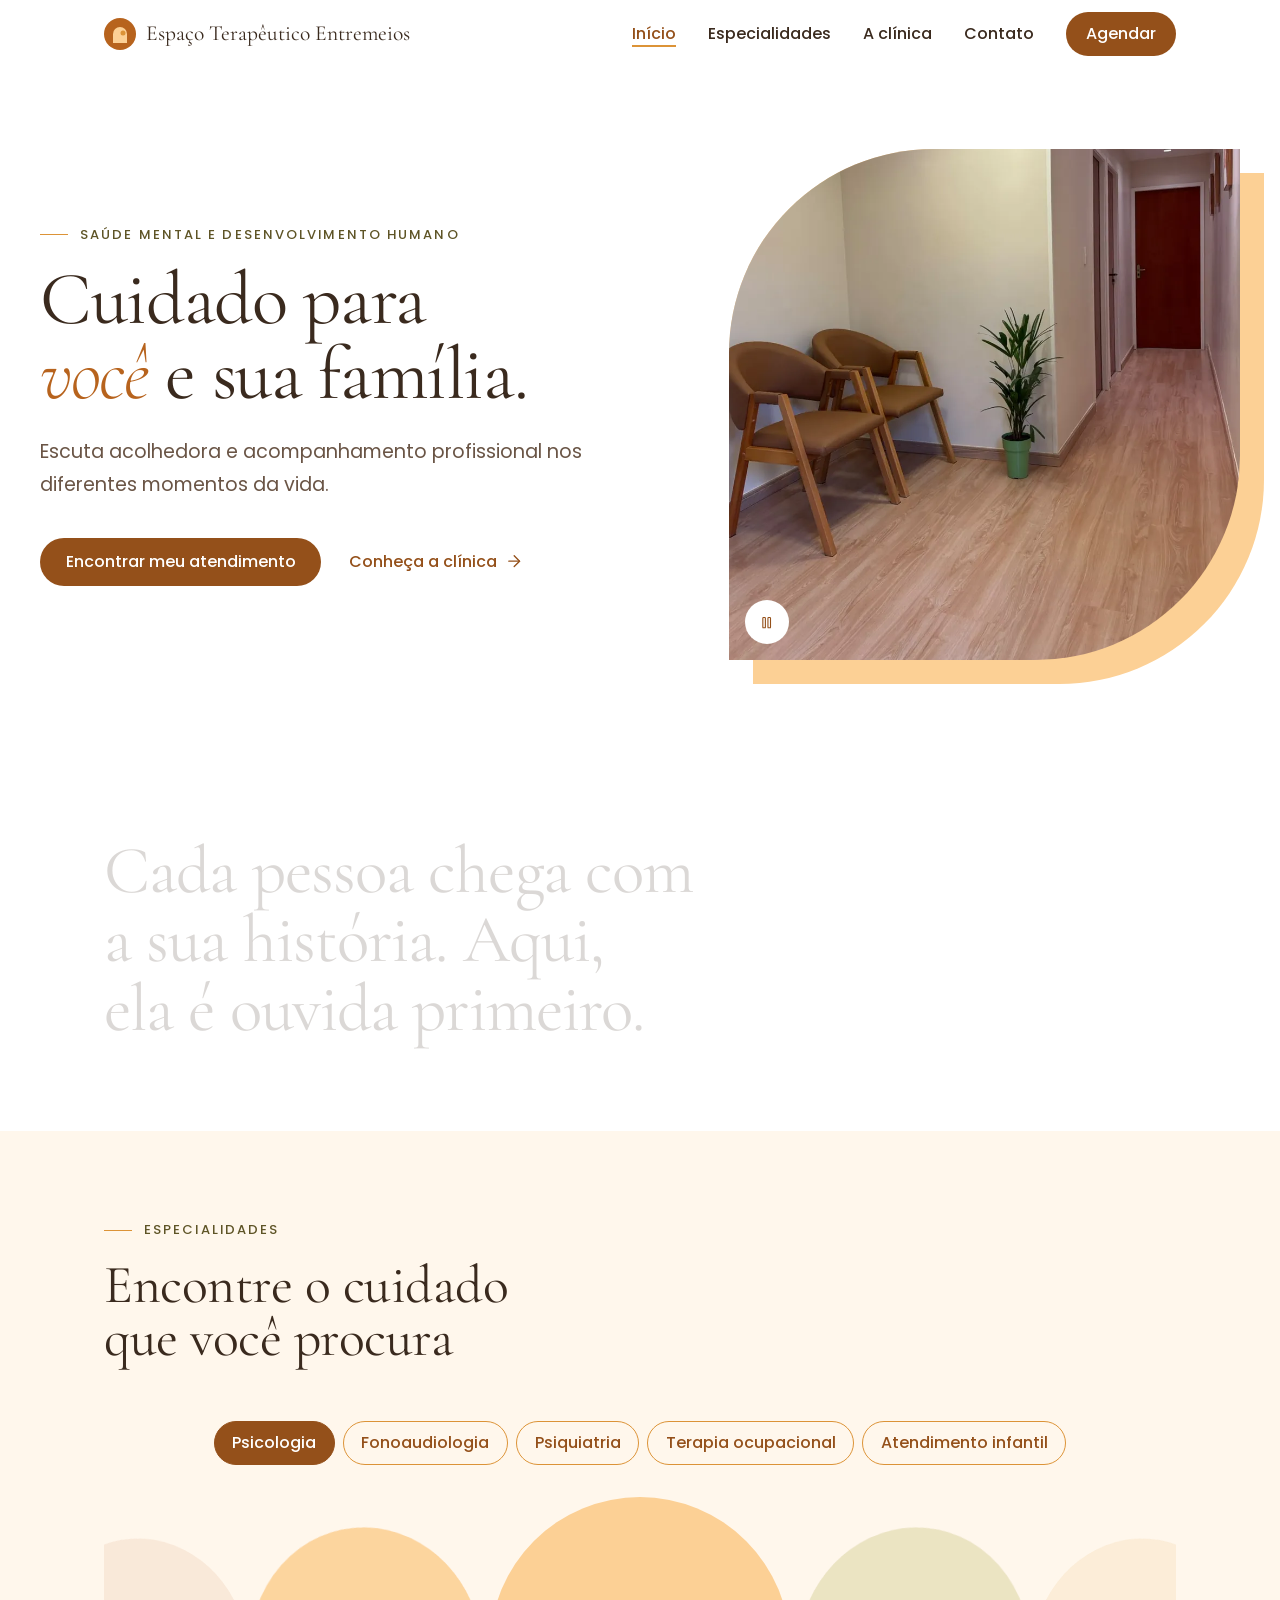
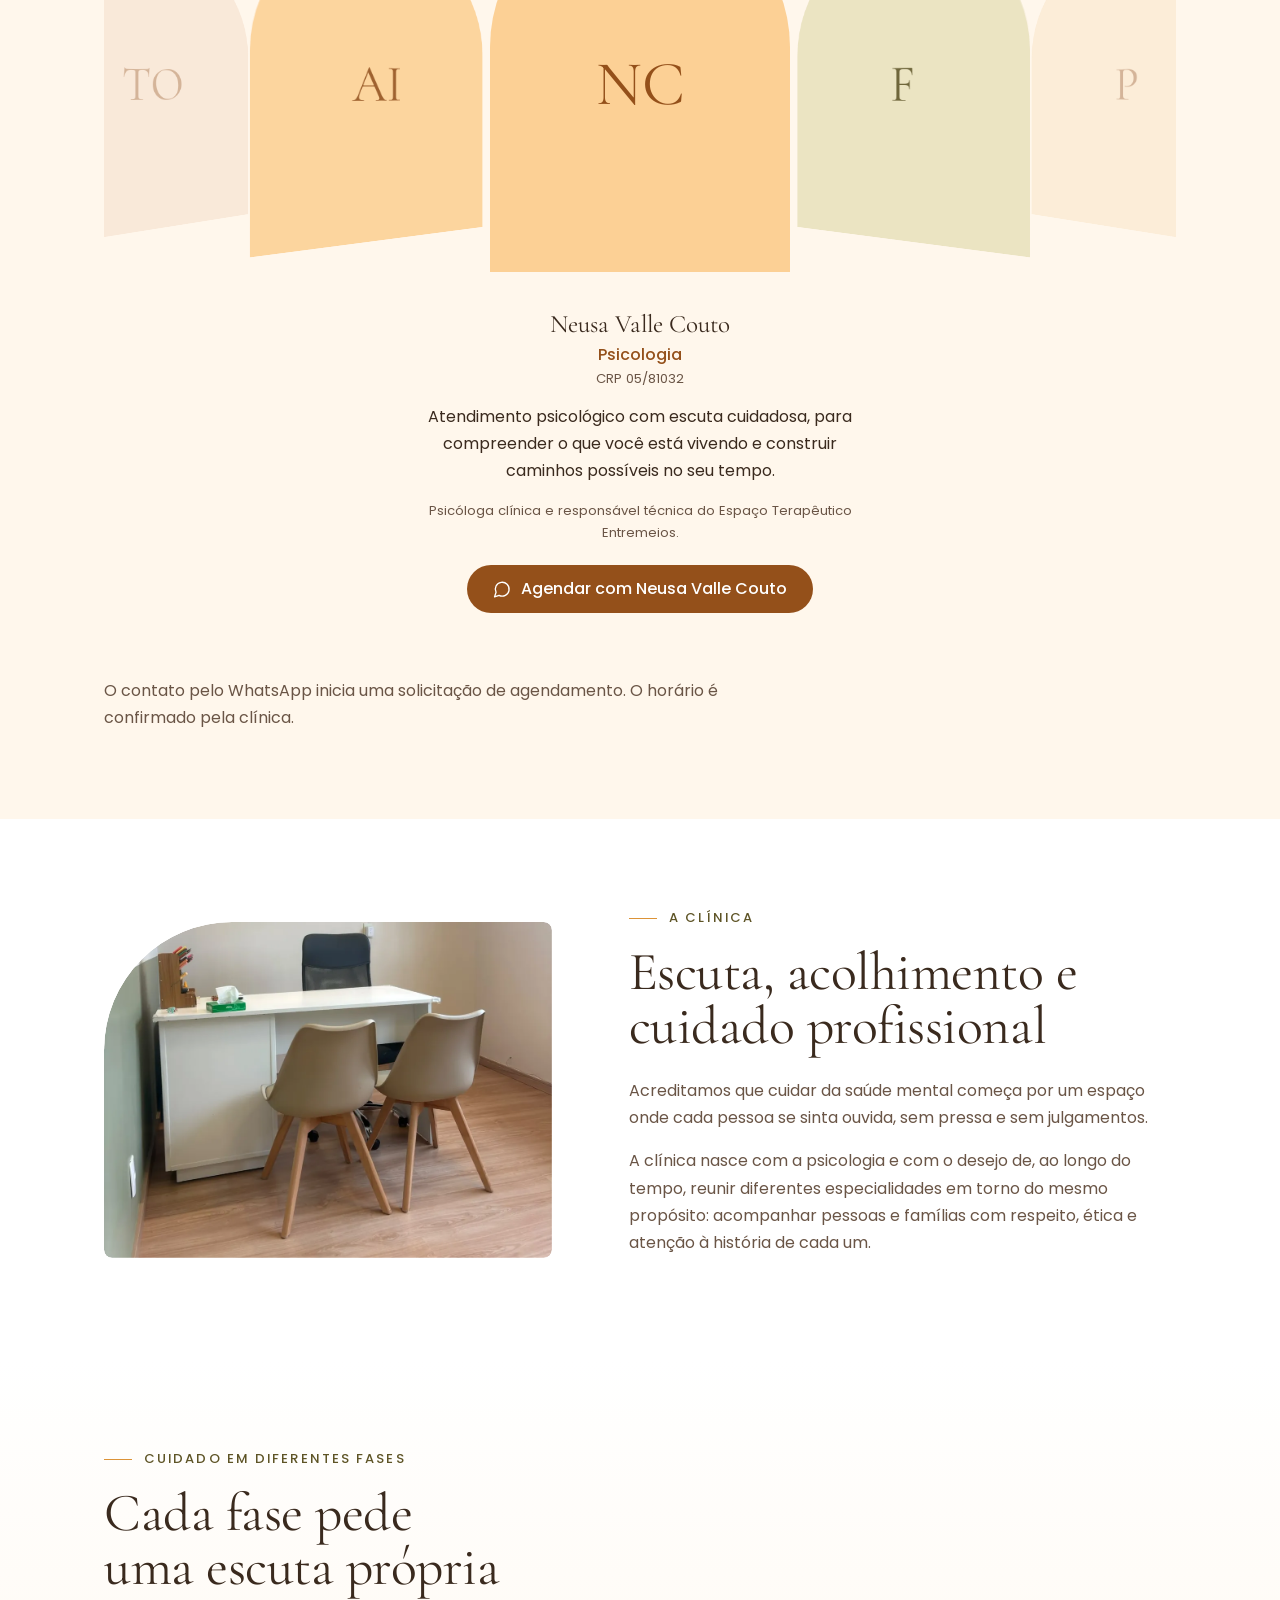
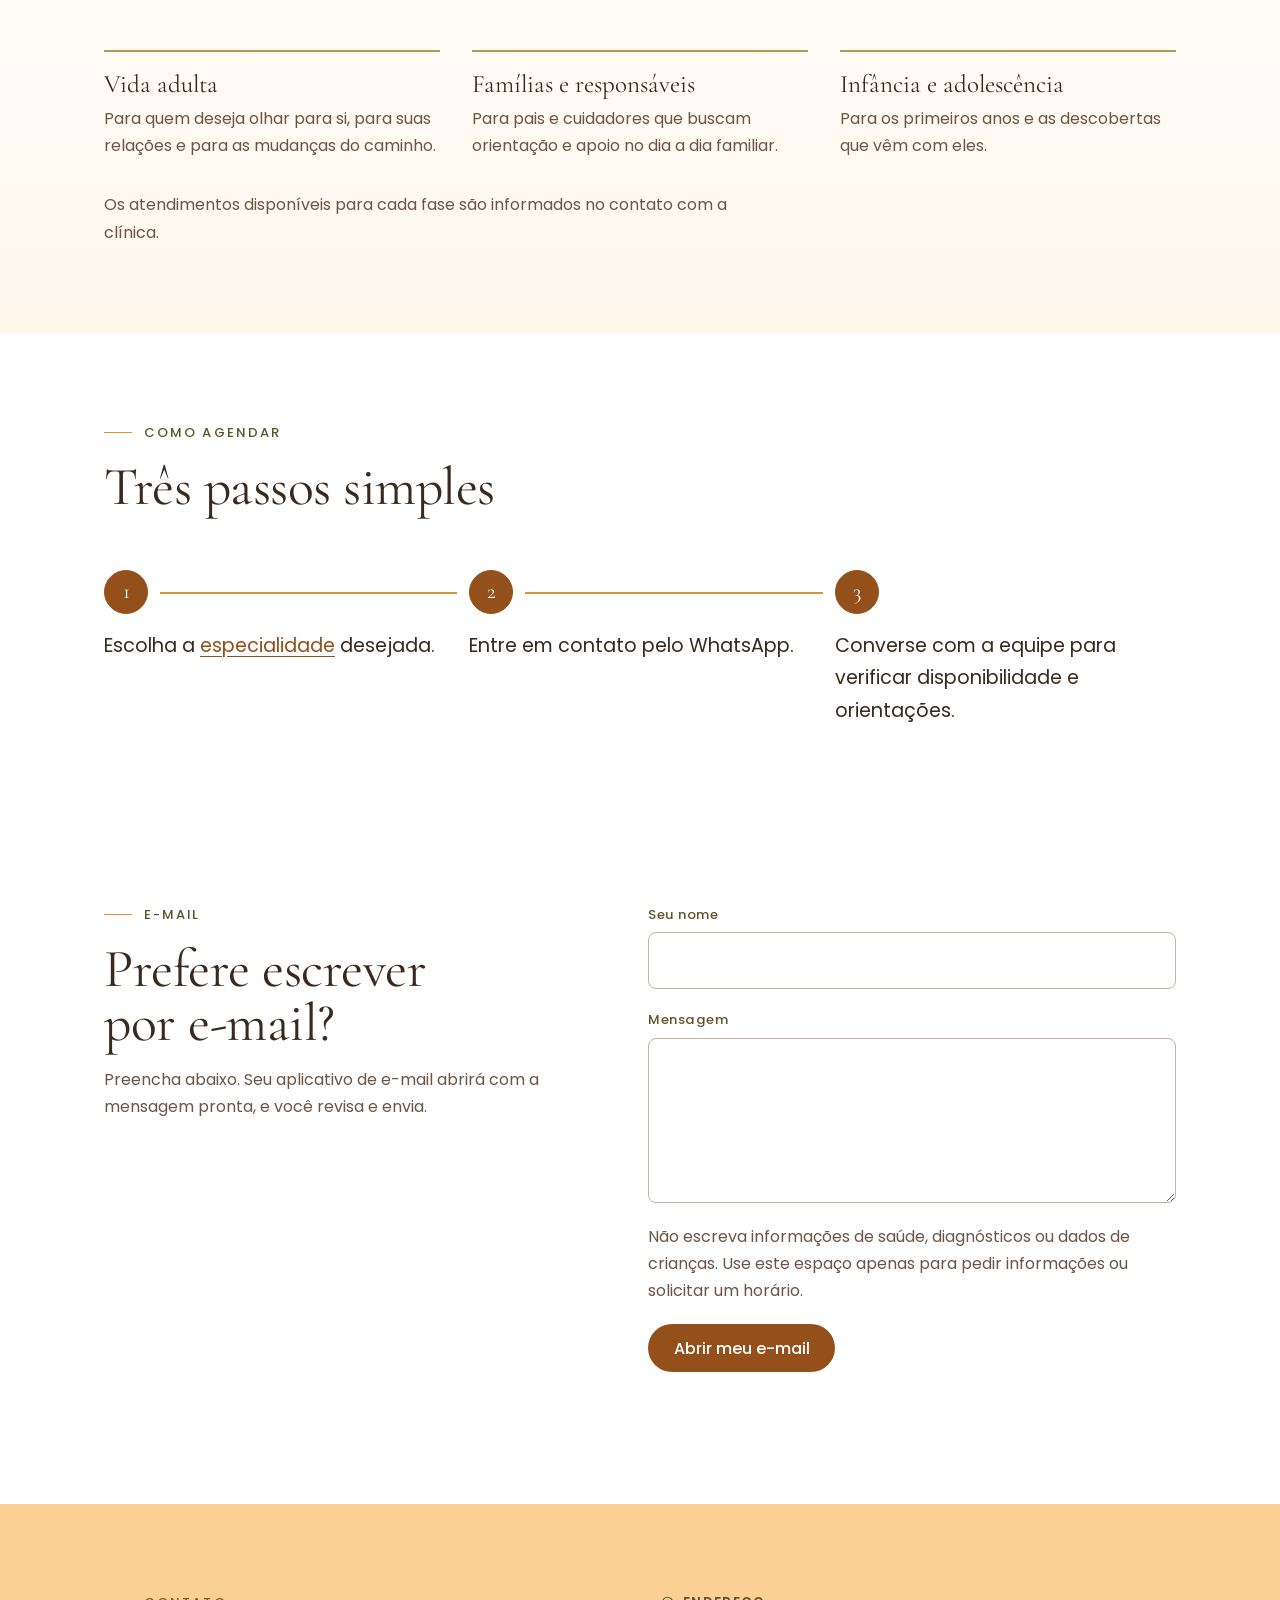
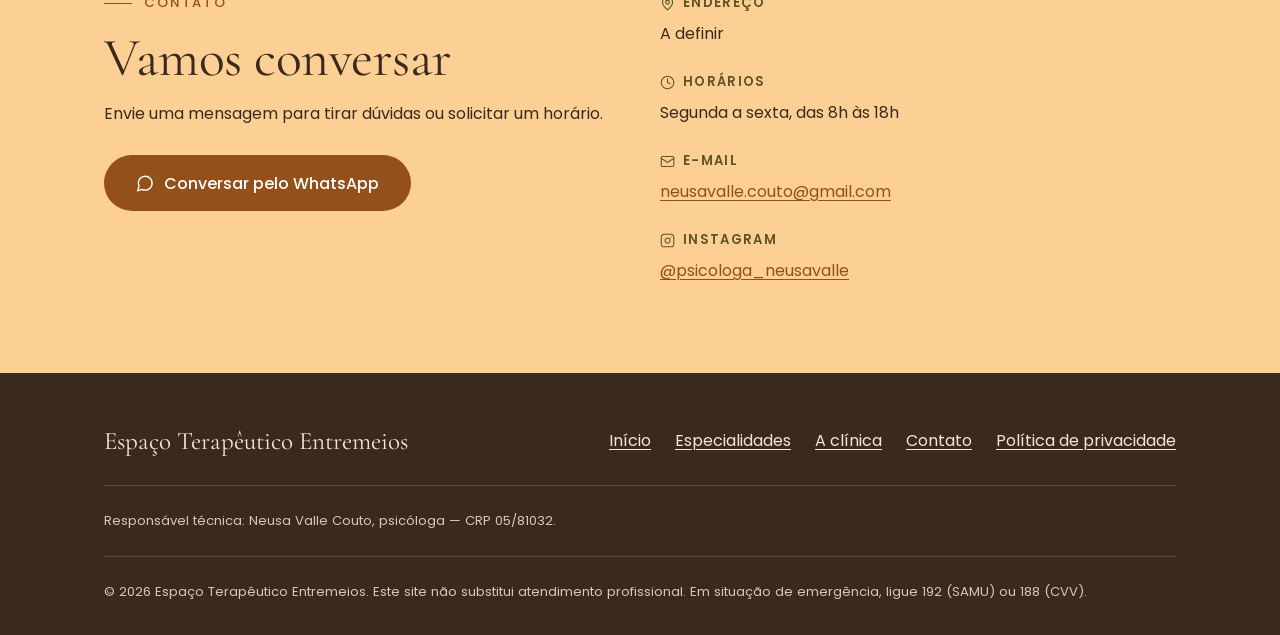
<file: index.html>
<!doctype html>
<html lang="pt-BR">
<head>
  <meta charset="utf-8">
  <meta name="viewport" content="width=device-width, initial-scale=1">
  <title>Espaço Terapêutico Entremeios — Psicologia e cuidado para você e sua família</title>
  <meta name="description" content="Espaço de escuta acolhedora e acompanhamento profissional em saúde mental e desenvolvimento humano. Agende pelo WhatsApp.">
  <meta name="theme-color" content="#FFFFFF">
  <!-- PENDENTE: com o domínio definido, adicionar <link rel="canonical">, og:url e og:image (URLs absolutas) -->
  <meta property="og:type" content="website">
  <meta property="og:locale" content="pt_BR">
  <meta property="og:title" content="Espaço Terapêutico Entremeios">
  <meta property="og:description" content="Escuta acolhedora e acompanhamento profissional em diferentes momentos da vida.">
  <link rel="icon" href="assets/icons/favicon.svg" type="image/svg+xml">
  <link rel="preload" href="assets/fonts/cormorant-garamond-latin-300-normal.woff2" as="font" type="font/woff2" crossorigin>
  <link rel="preload" href="assets/fonts/poppins-400.woff2" as="font" type="font/woff2" crossorigin>
  <link rel="stylesheet" href="style.css">
  <script src="dados.js" defer></script>
  <script src="script.js" defer></script>
</head>
<body>
  <a class="pular" href="#conteudo">Pular para o conteúdo</a>

  <header class="cabecalho">
    <div class="cabecalho__interno">
      <!-- PENDENTE: logotipo definitivo -->
      <a class="marca" href="#inicio" aria-label="Espaço Terapêutico Entremeios — início">
        <img src="assets/icons/favicon.svg" alt="" width="32" height="32">
        <span>Espaço Terapêutico Entremeios</span>
      </a>

      <button class="botao-menu" id="botao-menu" type="button" aria-expanded="false" aria-controls="menu" aria-label="Abrir menu">
        <span class="botao-menu__linhas" aria-hidden="true"></span>
      </button>

      <nav class="menu" id="menu" aria-label="Principal">
        <ul>
          <li><a href="#inicio">Início</a></li>
          <li><a href="#especialidades">Especialidades</a></li>
          <li><a href="#clinica">A clínica</a></li>
          <li><a href="#contato">Contato</a></li>
        </ul>
        <a class="botao botao--pequeno" href="#especialidades">Agendar</a>
      </nav>
    </div>
    <div class="progresso" id="progresso" aria-hidden="true"></div>
  </header>

  <main id="conteudo">
    <section class="hero" id="inicio" aria-labelledby="titulo-hero">
      <div class="hero__texto">
        <p class="sobretitulo">Saúde mental e desenvolvimento humano</p>
        <h1 id="titulo-hero">Cuidado para <em>você</em> e sua família.</h1>
        <p class="hero__sub">Escuta acolhedora e acompanhamento profissional nos diferentes momentos da vida.</p>
        <div class="hero__acoes">
          <a class="botao" href="#especialidades">Encontrar meu atendimento</a>
          <a class="link-seta" href="#clinica">Conheça a clínica
            <svg class="icone" aria-hidden="true"><use href="assets/icons/icones.svg#i-seta"></use></svg>
          </a>
        </div>
      </div>
      <!-- Fotos do espaço enviadas pela cliente. Para mais fotos, copie um <img> (WebP 1000×1000). A primeira aparece sem JavaScript. -->
      <div class="hero__visual">
        <div class="hero__fotos" id="hero-fotos">
          <img class="ativa" src="assets/images/hero/hero-1.webp" alt="Sala de espera com poltronas de madeira e couro caramelo, uma planta e o corredor dos consultórios" width="1000" height="1000" fetchpriority="high">
          <img src="assets/images/hero/hero-2.webp" alt="Poltrona branca em um canto com paredes terracota, em uma das salas de atendimento" width="1000" height="1000" loading="lazy" aria-hidden="true">
          <img src="assets/images/hero/hero-3.webp" alt="Brinquedoteca com estante de jogos e livros, tapete colorido e parede verde" width="1000" height="1000" loading="lazy" aria-hidden="true">
          <img src="assets/images/hero/hero-4.webp" alt="Consultório com mesa branca, cadeiras claras e parede verde-oliva" width="1000" height="1000" loading="lazy" aria-hidden="true">
        </div>
        <button class="hero__pausa" id="hero-pausa" type="button" aria-pressed="false" aria-label="Pausar a troca de fotos" hidden>
          <svg class="icone ico-pausa" aria-hidden="true"><use href="assets/icons/icones.svg#i-pausa"></use></svg>
          <svg class="icone ico-play" aria-hidden="true"><use href="assets/icons/icones.svg#i-play"></use></svg>
        </button>
      </div>
    </section>

    <!-- Frase de impacto: as palavras acendem conforme a rolagem (script.js) -->
    <section class="interludio" aria-label="Nossa abordagem">
      <p class="interludio__texto" id="interludio">Cada pessoa chega com a sua história. Aqui, ela é ouvida primeiro.</p>
    </section>

    <section class="secao especialidades" id="especialidades" aria-labelledby="titulo-especialidades">
      <div class="secao__cabeca revelar">
        <p class="sobretitulo">Especialidades</p>
        <h2 id="titulo-especialidades">Encontre o cuidado que você procura</h2>
      </div>
      <!-- Bloco único: cada cartão é uma especialidade (com o profissional, quando houver). Montado por script.js a partir de dados.js. -->
      <div class="carrossel revelar" id="carrossel" role="region" aria-roledescription="carrossel" aria-label="Especialidades e profissionais" hidden>
        <div class="abas" id="abas" role="group" aria-label="Escolher especialidade" hidden></div>
        <div class="carrossel__quadro" id="carrossel-quadro" tabindex="0" aria-label="Especialidades: arraste ou use as setas do teclado para trocar">
          <ul class="carrossel__faixa" id="carrossel-faixa"></ul>
        </div>
        <div class="carrossel__legenda" id="carrossel-legenda" aria-live="polite"></div>
      </div>      <noscript><p class="aviso">Para ver as especialidades e agendar, ative o JavaScript ou consulte a seção de contato.</p></noscript>
      <p class="nota revelar">O contato pelo WhatsApp inicia uma solicitação de agendamento. O horário é confirmado pela clínica.</p>
    </section>

    <section class="secao clinica" id="clinica" aria-labelledby="titulo-clinica">
      <figure class="clinica__imagem revelar">
        <img src="assets/images/clinica.webp" alt="Consultório com mesa branca, duas cadeiras para o paciente e ar-condicionado" width="1100" height="825" loading="lazy">
      </figure>
      <div class="clinica__texto revelar">
        <p class="sobretitulo">A clínica</p>
        <h2 id="titulo-clinica">Escuta, acolhimento e cuidado profissional</h2>
        <p>Acreditamos que cuidar da saúde mental começa por um espaço onde cada pessoa se sinta ouvida, sem pressa e sem julgamentos.</p>
        <p>A clínica nasce com a psicologia e com o desejo de, ao longo do tempo, reunir diferentes especialidades em torno do mesmo propósito: acompanhar pessoas e famílias com respeito, ética e atenção à história de cada um.</p>
      </div>
    </section>

    <section class="secao fases" aria-labelledby="titulo-fases">
      <div class="secao__cabeca revelar">
        <p class="sobretitulo">Cuidado em diferentes fases</p>
        <h2 id="titulo-fases">Cada fase pede uma escuta própria</h2>
      </div>
      <ul class="fases__lista">
        <li class="revelar">
          <h3>Vida adulta</h3>
          <p>Para quem deseja olhar para si, para suas relações e para as mudanças do caminho.</p>
        </li>
        <li class="revelar">
          <h3>Famílias e responsáveis</h3>
          <p>Para pais e cuidadores que buscam orientação e apoio no dia a dia familiar.</p>
        </li>
        <li class="revelar">
          <h3>Infância e adolescência</h3>
          <p>Para os primeiros anos e as descobertas que vêm com eles.</p>
        </li>
      </ul>
      <p class="nota revelar">Os atendimentos disponíveis para cada fase são informados no contato com a clínica.</p>
    </section>

    <section class="secao passos" id="como-agendar" aria-labelledby="titulo-passos">
      <div class="secao__cabeca revelar">
        <p class="sobretitulo">Como agendar</p>
        <h2 id="titulo-passos">Três passos simples</h2>
      </div>
      <ol class="passos__lista">
        <li class="revelar"><span class="passos__num" aria-hidden="true">1</span><p>Escolha a <a href="#especialidades">especialidade</a> desejada.</p></li>
        <li class="revelar"><span class="passos__num" aria-hidden="true">2</span><p>Entre em contato pelo WhatsApp.</p></li>
        <li class="revelar"><span class="passos__num" aria-hidden="true">3</span><p>Converse com a equipe para verificar disponibilidade e orientações.</p></li>
      </ol>
    </section>

    <!-- O formulário não envia nada pelo site: monta um mailto: e abre o e-mail da pessoa. A seção só aparece se houver e-mail em dados.js. -->
    <section class="secao email" id="email" aria-labelledby="titulo-email" hidden>
      <div class="secao__cabeca revelar">
        <p class="sobretitulo">E-mail</p>
        <h2 id="titulo-email">Prefere escrever por e-mail?</h2>
        <p>Preencha abaixo. Seu aplicativo de e-mail abrirá com a mensagem pronta, e você revisa e envia.</p>
      </div>
      <form class="email__form revelar" id="form-email" hidden>
        <div class="campo">
          <label for="email-nome">Seu nome</label>
          <input id="email-nome" name="nome" type="text" autocomplete="name" maxlength="80" required>
        </div>
        <div class="campo">
          <label for="email-mensagem">Mensagem</label>
          <textarea id="email-mensagem" name="mensagem" rows="5" maxlength="1000" required aria-describedby="email-cuidado"></textarea>
        </div>
        <p class="nota" id="email-cuidado">Não escreva informações de saúde, diagnósticos ou dados de crianças. Use este espaço apenas para pedir informações ou solicitar um horário.</p>
        <button class="botao" type="submit">Abrir meu e-mail</button>
        <p class="email__aviso" id="email-aviso" role="status"></p>
      </form>
    </section>

    <section class="secao contato" id="contato" aria-labelledby="titulo-contato">
      <div class="contato__cabeca revelar">
        <p class="sobretitulo">Contato</p>
        <h2 id="titulo-contato">Vamos conversar</h2>
        <p>Envie uma mensagem para tirar dúvidas ou solicitar um horário.</p>
        <div id="contato-whatsapp"></div>
      </div>
      <dl class="contato__dados revelar" id="dados-contato"></dl>
      <p class="aviso" id="contato-pendente" hidden>Endereço, horários e redes sociais serão publicados em breve.</p>
    </section>
  </main>

  <footer class="rodape">
    <div class="rodape__interno">
      <p class="rodape__nome">Espaço Terapêutico Entremeios</p>
      <nav aria-label="Rodapé">
        <ul>
          <li><a href="#inicio">Início</a></li>
          <li><a href="#especialidades">Especialidades</a></li>
          <li><a href="#clinica">A clínica</a></li>
          <li><a href="#contato">Contato</a></li>
          <li><a href="privacy.html">Política de privacidade</a></li>
        </ul>
      </nav>
      <p class="rodape__legal">Responsável técnica: Neusa Valle Couto, psicóloga — CRP 05/81032.</p>
      <p class="rodape__legal">© <span id="ano">2026</span> Espaço Terapêutico Entremeios. Este site não substitui atendimento profissional. Em situação de emergência, ligue 192&nbsp;(SAMU) ou 188&nbsp;(CVV).</p>
    </div>
  </footer>
</body>
</html>
</file>
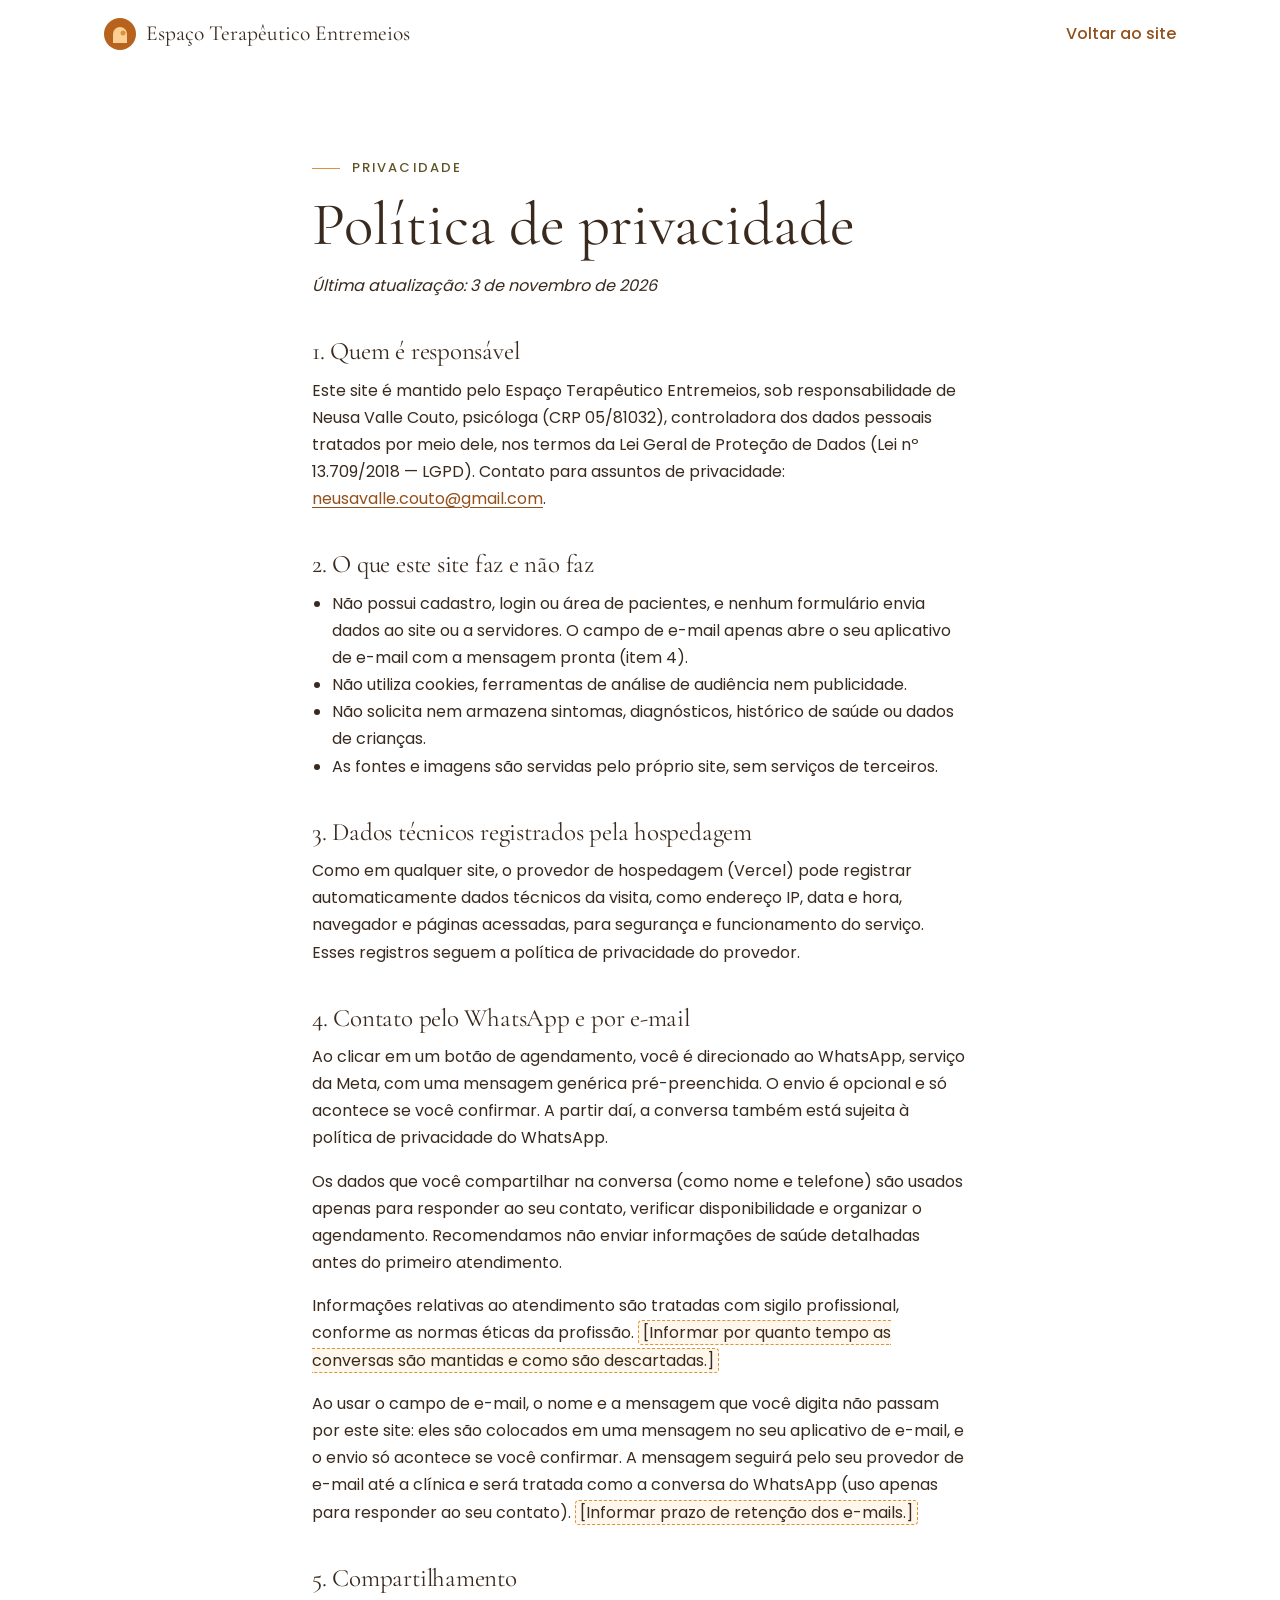
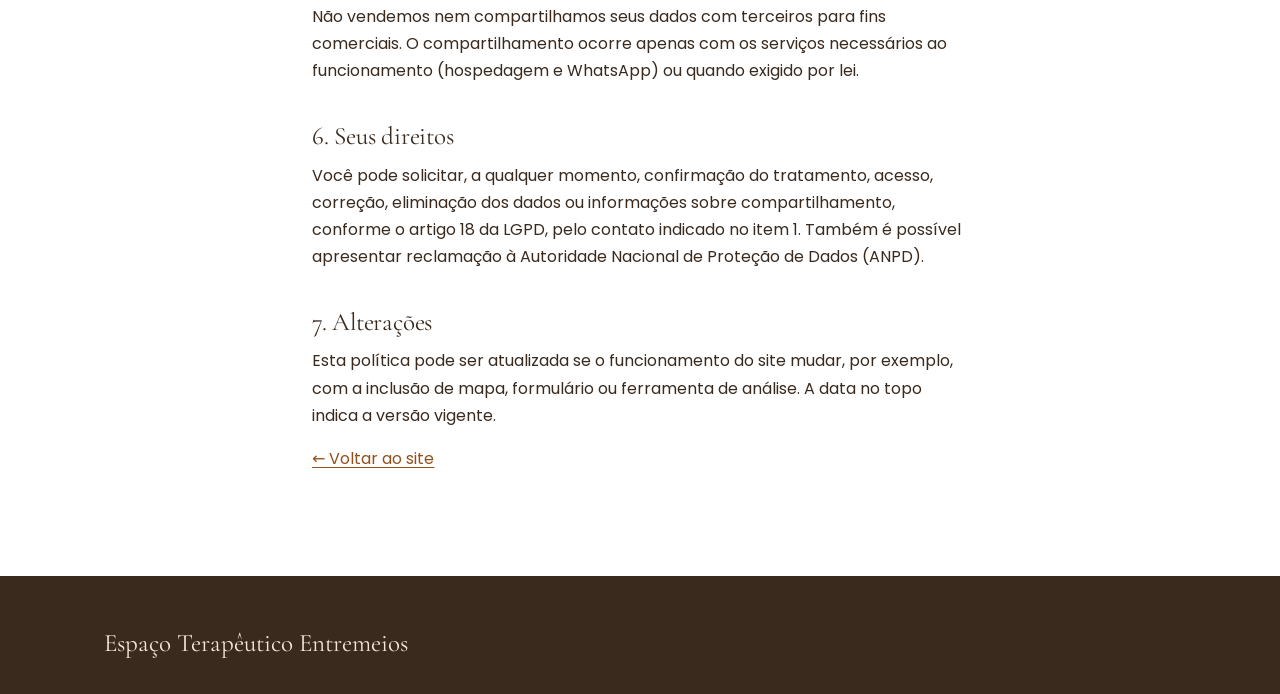
<file: privacy.html>
<!doctype html>
<html lang="pt-BR">
<head>
  <meta charset="utf-8">
  <meta name="viewport" content="width=device-width, initial-scale=1">
  <title>Política de privacidade — Espaço Terapêutico Entremeios</title>
  <meta name="description" content="Como o Espaço Terapêutico Entremeios trata dados pessoais neste site.">
  <link rel="icon" href="assets/icons/favicon.svg" type="image/svg+xml">
  <link rel="stylesheet" href="style.css">
</head>
<body>
  <a class="pular" href="#conteudo">Pular para o conteúdo</a>
  <header class="cabecalho">
    <div class="cabecalho__interno">
      <a class="marca" href="index.html">
        <img src="assets/icons/favicon.svg" alt="" width="32" height="32">
        <span>Espaço Terapêutico Entremeios</span>
      </a>
      <a class="link-seta" href="index.html">Voltar ao site</a>
    </div>
  </header>

  <!-- MODELO-BASE: revisar com a responsável pela clínica (e, se possível, assessoria jurídica) antes de publicar. -->
  <main id="conteudo" class="secao texto-legal">
    <p class="sobretitulo">Privacidade</p>
    <h1>Política de privacidade</h1>
    <p><em>Última atualização: 3 de novembro de 2026</em></p>

    <h2>1. Quem é responsável</h2>
    <p>Este site é mantido pelo Espaço Terapêutico Entremeios, sob responsabilidade de Neusa Valle Couto, psicóloga (CRP 05/81032), controladora dos dados pessoais tratados por meio dele, nos termos da Lei Geral de Proteção de Dados (Lei nº 13.709/2018 — LGPD). Contato para assuntos de privacidade: <a href="mailto:neusavalle.couto@gmail.com">neusavalle.couto@gmail.com</a>.</p>

    <h2>2. O que este site faz e não faz</h2>
    <ul>
      <li>Não possui cadastro, login ou área de pacientes, e nenhum formulário envia dados ao site ou a servidores. O campo de e-mail apenas abre o seu aplicativo de e-mail com a mensagem pronta (item 4).</li>
      <li>Não utiliza cookies, ferramentas de análise de audiência nem publicidade.</li>
      <li>Não solicita nem armazena sintomas, diagnósticos, histórico de saúde ou dados de crianças.</li>
      <li>As fontes e imagens são servidas pelo próprio site, sem serviços de terceiros.</li>
    </ul>

    <h2>3. Dados técnicos registrados pela hospedagem</h2>
    <p>Como em qualquer site, o provedor de hospedagem (Vercel) pode registrar automaticamente dados técnicos da visita, como endereço IP, data e hora, navegador e páginas acessadas, para segurança e funcionamento do serviço. Esses registros seguem a política de privacidade do provedor.</p>

    <h2>4. Contato pelo WhatsApp e por e-mail</h2>
    <p>Ao clicar em um botão de agendamento, você é direcionado ao WhatsApp, serviço da Meta, com uma mensagem genérica pré-preenchida. O envio é opcional e só acontece se você confirmar. A partir daí, a conversa também está sujeita à política de privacidade do WhatsApp.</p>
    <p>Os dados que você compartilhar na conversa (como nome e telefone) são usados apenas para responder ao seu contato, verificar disponibilidade e organizar o agendamento. Recomendamos não enviar informações de saúde detalhadas antes do primeiro atendimento.</p>
    <p>Informações relativas ao atendimento são tratadas com sigilo profissional, conforme as normas éticas da profissão. <span class="pendente">[Informar por quanto tempo as conversas são mantidas e como são descartadas.]</span></p>

    <p>Ao usar o campo de e-mail, o nome e a mensagem que você digita não passam por este site: eles são colocados em uma mensagem no seu aplicativo de e-mail, e o envio só acontece se você confirmar. A mensagem seguirá pelo seu provedor de e-mail até a clínica e será tratada como a conversa do WhatsApp (uso apenas para responder ao seu contato). <span class="pendente">[Informar prazo de retenção dos e-mails.]</span></p>

    <h2>5. Compartilhamento</h2>
    <p>Não vendemos nem compartilhamos seus dados com terceiros para fins comerciais. O compartilhamento ocorre apenas com os serviços necessários ao funcionamento (hospedagem e WhatsApp) ou quando exigido por lei.</p>

    <h2>6. Seus direitos</h2>
    <p>Você pode solicitar, a qualquer momento, confirmação do tratamento, acesso, correção, eliminação dos dados ou informações sobre compartilhamento, conforme o artigo 18 da LGPD, pelo contato indicado no item 1. Também é possível apresentar reclamação à Autoridade Nacional de Proteção de Dados (ANPD).</p>

    <h2>7. Alterações</h2>
    <p>Esta política pode ser atualizada se o funcionamento do site mudar, por exemplo, com a inclusão de mapa, formulário ou ferramenta de análise. A data no topo indica a versão vigente.</p>

    <p><a href="index.html">← Voltar ao site</a></p>
  </main>

  <footer class="rodape">
    <div class="rodape__interno">
      <p class="rodape__nome">Espaço Terapêutico Entremeios</p>
    </div>
  </footer>
</body>
</html>
</file>
<file: style.css>
/* ===== Fontes (locais, licença OFL) ===== */
@font-face { font-family: "Cormorant Garamond"; src: url("assets/fonts/cormorant-garamond-latin-300-normal.woff2") format("woff2"); font-weight: 300; font-style: normal; font-display: swap; size-adjust: 112%; }
@font-face { font-family: "Cormorant Garamond"; src: url("assets/fonts/cormorant-garamond-latin-400-normal.woff2") format("woff2"); font-weight: 400; font-style: normal; font-display: swap; size-adjust: 112%; }
@font-face { font-family: "Cormorant Garamond"; src: url("assets/fonts/cormorant-garamond-latin-300-italic.woff2") format("woff2"); font-weight: 300; font-style: italic; font-display: swap; size-adjust: 112%; }
@font-face { font-family: "Poppins"; src: url("assets/fonts/poppins-400.woff2") format("woff2"); font-weight: 400; font-display: swap; }
@font-face { font-family: "Poppins"; src: url("assets/fonts/poppins-500.woff2") format("woff2"); font-weight: 500; font-display: swap; }
@font-face { font-family: "Poppins"; src: url("assets/fonts/poppins-600.woff2") format("woff2"); font-weight: 600; font-display: swap; }

/* ===== Identidade ===== */
:root {
  /* Paleta oficial */
  --branco: #FFFFFF;
  --creme: #FCD095;
  --caramelo: #DC9337;
  --terracota: #B7631D;   /* 4.4:1 no branco: só títulos grandes e detalhes */
  --oliva: #AC9C4E;       /* decorativo */
  /* Derivadas para contraste AA em texto pequeno */
  --terracota-escuro: #94501A; /* 6.1:1 no branco */
  --terracota-profundo: #7A4214; /* hover dos botões */
  --oliva-escuro: #5E5426;
  /* Tons de apoio (avatares e campos) */
  --oliva-claro: #E9E1BE;
  --areia: #F6DDB8;
  --pessego: #F0D3BC;
  --borda-campo: #C9B398;
  --texto: #3A2A1E;
  --texto-suave: #6A5546;
  --fundo-claro: #FFF7EC;
  --linha: #EBD9C2;

  --fonte-titulo: "Cormorant Garamond", Georgia, "Times New Roman", serif;
  --fonte-texto: "Poppins", system-ui, -apple-system, "Segoe UI", sans-serif;

  --largura: 72rem;
  --gutter: clamp(1rem, 4vw, 2.5rem);
  --secao: clamp(3.5rem, 7vw, 5.5rem);
  --raio: 1rem;
  --altura-cabecalho: 4.25rem;

  /* Escala de tipos: pequeno, corpo (1rem), destaque, h3, h2 */
  --t-pequeno: .82rem;
  --t-destaque: 1.2rem;
  --t-h3: 1.4rem;
  --t-h2: clamp(2rem, 1.4rem + 2.6vw, 3rem);
}

/* ===== Base ===== */
*, *::before, *::after { box-sizing: border-box; }
html { scroll-behavior: smooth; scroll-padding-top: var(--altura-cabecalho); -webkit-text-size-adjust: 100%; }
body {
  margin: 0;
  background: var(--branco);
  color: var(--texto);
  font: 400 1rem/1.7 var(--fonte-texto);
  overflow-x: clip;
}
img, svg { display: block; max-width: 100%; height: auto; }
h1, h2, h3 { font-family: var(--fonte-titulo); font-weight: 400; line-height: 1.12; margin: 0; color: var(--texto); font-optical-sizing: auto; }
h2 { font-size: var(--t-h2); letter-spacing: -0.01em; text-wrap: balance; }
h3 { font-size: var(--t-h3); }
p { margin: 0 0 1rem; }
a { color: var(--terracota-escuro); text-underline-offset: .2em; }
ul, ol { margin: 0; padding: 0; list-style: none; }
figure { margin: 0; }
:focus-visible { outline: 3px solid var(--terracota-escuro); outline-offset: 3px; border-radius: 4px; }
.icone { width: 1.15em; height: 1.15em; flex: none; }

.pular {
  position: absolute; left: 1rem; top: -4rem; z-index: 100;
  background: var(--texto); color: var(--branco); padding: .6rem 1rem; border-radius: .5rem;
}
.pular:focus { top: 1rem; }

.sobretitulo {
  display: flex; align-items: center; gap: .75rem;
  font-size: var(--t-pequeno); font-weight: 500; letter-spacing: .16em; text-transform: uppercase;
  color: var(--oliva-escuro); margin-bottom: 1rem;
}
.sobretitulo::before { content: ""; width: 1.75rem; height: 1px; background: var(--caramelo); }

/* ===== Botões ===== */
.botao {
  display: inline-flex; align-items: center; justify-content: center; gap: .6rem;
  min-height: 3rem; padding: .8rem 1.6rem;
  background: var(--terracota-escuro); color: var(--branco);
  font: 500 1rem/1.2 var(--fonte-texto); text-decoration: none;
  border-radius: 999px; border: 0;
  touch-action: manipulation; /* sem atraso de duplo toque no celular */
  transition: background-color .25s ease, transform .25s ease;
}
.botao:hover { background: var(--terracota-profundo); transform: translateY(-2px); }
.botao:active { transform: translateY(0); }
.botao--pequeno { min-height: 2.75rem; padding: .6rem 1.25rem; }
/* Aviso sem link: texto simples, para não parecer um botão que não funciona */
.botao--pendente {
  background: transparent; color: var(--texto-suave);
  min-height: 0; padding: 0; font-style: italic; cursor: default;
}

.link-seta {
  display: inline-flex; align-items: center; gap: .5rem; min-height: 3rem;
  font-weight: 500; text-decoration: none;
}
.link-seta .icone { transition: transform .25s ease; }
.link-seta:hover .icone { transform: translateX(4px); }

/* ===== Cabeçalho ===== */
.cabecalho {
  position: sticky; top: 0; z-index: 50;
  background: rgba(255, 255, 255, .92);
  backdrop-filter: blur(10px);
  border-bottom: 1px solid transparent;
  transition: border-color .3s ease;
}
.cabecalho.rolado { border-color: var(--linha); }
.cabecalho__interno {
  max-width: var(--largura); margin: 0 auto; padding: 0 var(--gutter);
  height: var(--altura-cabecalho);
  display: flex; align-items: center; justify-content: space-between; gap: 1rem;
}
.marca {
  display: flex; align-items: center; gap: .65rem;
  color: var(--texto); text-decoration: none;
  font-family: var(--fonte-titulo); font-size: var(--t-destaque); line-height: 1.1;
}
.marca img { width: 2rem; height: 2rem; }

.botao-menu {
  display: none; width: 2.75rem; height: 2.75rem; padding: 0;
  background: none; border: 0; border-radius: .5rem; cursor: pointer; color: var(--texto);
  touch-action: manipulation;
}
.botao-menu__linhas, .botao-menu__linhas::before, .botao-menu__linhas::after {
  display: block; width: 1.4rem; height: 2px; margin: 0 auto;
  background: currentColor; border-radius: 2px; transition: transform .3s ease, opacity .3s ease;
}
.botao-menu__linhas { position: relative; }
.botao-menu__linhas::before, .botao-menu__linhas::after { content: ""; position: absolute; left: 0; }
.botao-menu__linhas::before { top: -7px; }
.botao-menu__linhas::after { top: 7px; }
.botao-menu[aria-expanded="true"] .botao-menu__linhas { background: transparent; }
.botao-menu[aria-expanded="true"] .botao-menu__linhas::before { transform: translateY(7px) rotate(45deg); }
.botao-menu[aria-expanded="true"] .botao-menu__linhas::after { transform: translateY(-7px) rotate(-45deg); }

.menu ul a {
  display: block; padding: .75rem 0;
  color: var(--texto); text-decoration: none; font-weight: 500;
}
.menu ul a:hover { color: var(--terracota-escuro); }
.menu ul a[aria-current] {
  color: var(--terracota-escuro);
  text-decoration: underline 2px var(--caramelo); text-underline-offset: .4em;
}

/* Sem JS: menu sempre visível, em linha */
html:not(.js) .cabecalho__interno:has(.menu) { height: auto; flex-wrap: wrap; padding-block: .75rem; }
html:not(.js) .menu ul { display: flex; flex-wrap: wrap; gap: 0 1.25rem; }

/* Com JS, abaixo de 900px: menu compacto */
@media (max-width: 899.98px) {
  .js .botao-menu { display: block; }
  .js .menu {
    position: absolute; left: 0; right: 0; top: 100%;
    background: var(--branco); border-bottom: 1px solid var(--linha);
    padding: .5rem var(--gutter) 1.5rem;
    visibility: hidden; opacity: 0; transform: translateY(-8px);
    transition: opacity .25s ease, transform .25s ease, visibility 0s linear .25s;
  }
  .js .menu.aberto {
    visibility: visible; opacity: 1; transform: none;
    transition: opacity .25s ease, transform .25s ease;
  }
  .js .menu ul a { border-bottom: 1px solid var(--linha); }
  .js .menu .botao { margin-top: 1.25rem; width: 100%; }
}

/* ===== Hero ===== */
.hero {
  max-width: 84rem; margin: 0 auto;
  padding: clamp(2.5rem, 7vw, 5rem) var(--gutter) var(--secao);
  display: grid; gap: clamp(2.5rem, 6vw, 4rem); align-items: center;
}
.hero h1 {
  font-size: clamp(2.2rem, 1.4rem + 4.4vw, 4.2rem);
  letter-spacing: -0.02em; margin-bottom: 1.5rem;
  text-wrap: balance;
}
.hero h1 em { font-style: italic; color: var(--terracota); }
.hero__sub { font-size: var(--t-destaque); color: var(--texto-suave); max-width: 34rem; margin-bottom: 2.25rem; }
.hero__acoes { display: flex; flex-wrap: wrap; align-items: center; gap: 1rem 1.75rem; }
/* Fotos do hero: forma de folha (cantos opostos arredondados), bloco de cor deslocado atrás, troca por fade */
.hero__visual { position: relative; width: 100%; max-width: 34rem; justify-self: center; }
.hero__visual::before {
  content: ""; position: absolute; inset: 1.5rem -1.5rem -1.5rem 1.5rem; z-index: -1;
  background: var(--creme); border-radius: 40% 0 40% 0;
}
.hero__fotos { position: relative; aspect-ratio: 1; overflow: hidden; border-radius: 40% 0 40% 0; background: var(--creme); }
.hero__fotos img {
  position: absolute; inset: 0; width: 100%; height: 100%; object-fit: cover;
  opacity: 0; transform: scale(1); transition: opacity 1.4s ease, transform 7s ease-out;
}
.hero__fotos img.ativa { opacity: 1; transform: scale(1.06); }
.hero__pausa {
  position: absolute; left: 1rem; bottom: 1rem; z-index: 2;
  display: grid; place-items: center; width: 2.75rem; height: 2.75rem; padding: 0; cursor: pointer;
  background: var(--branco); color: var(--terracota-escuro); border: 0; border-radius: 50%;
  touch-action: manipulation;
}
.hero__pausa[aria-pressed="false"] .ico-play { display: none; }
.hero__pausa[aria-pressed="true"] .ico-pausa { display: none; }

/* Entrada do hero (só CSS) */
@keyframes surgir { from { opacity: 0; transform: translateY(16px); } to { opacity: 1; transform: none; } }
.hero__texto > * { animation: surgir .8s cubic-bezier(.2, .7, .2, 1) both; }
.hero__texto > :nth-child(2) { animation-delay: .1s; }
.hero__texto > :nth-child(3) { animation-delay: .2s; }
.hero__texto > :nth-child(4) { animation-delay: .3s; }
.hero__visual { animation: surgir 1s .2s cubic-bezier(.2, .7, .2, 1) both; }

/* ===== Seções ===== */
.secao { max-width: var(--largura); margin: 0 auto; padding: var(--secao) var(--gutter); }
.secao__cabeca { max-width: 40rem; margin-bottom: clamp(2rem, 5vw, 3.5rem); }
.nota { font-size: 1rem; color: var(--texto-suave); margin: 2rem 0 0; max-width: 40rem; }
.aviso { color: var(--texto-suave); font-style: italic; }

/* Especialidades: lista editorial, funciona com 1 ou muitas */
.especialidades { position: relative; }
.especialidades::before {
  content: ""; position: absolute; inset: 0 calc(50% - 50vw); z-index: -1;
  background: var(--fundo-claro);
}
/* Carrossel 3D dos profissionais: o JS posiciona cada cartão (transform e opacity); aqui só a cena */
.carrossel { margin-bottom: clamp(2.5rem, 6vw, 4rem); overflow-x: clip; }
.carrossel__quadro {
  --cartao: clamp(11rem, 26vw, 18.75rem); /* largura do cartão: tudo se deriva dela */
  perspective: calc(var(--cartao) * 3);
  overflow: hidden; padding-block: 1.5rem;
  cursor: grab; touch-action: pan-y; user-select: none;
}
.carrossel__quadro:active { cursor: grabbing; }
.carrossel__faixa { position: relative; height: calc(var(--cartao) * 1.25); transform-style: preserve-3d; }
.pessoa { position: absolute; top: 0; left: 50%; width: var(--cartao); will-change: transform; }
.pessoa__foto img { -webkit-user-drag: none; }
.carrossel__legenda { min-height: 11rem; max-width: 30rem; margin: .5rem auto 0; padding-inline: 1rem; text-align: center; }
.carrossel__legenda > * { animation: surgir .45s ease both; }
.pessoa__bio { max-width: 28rem; margin-inline: auto; }
.carrossel__legenda .botao { margin-top: 1.25rem; }
.pessoa__descricao { max-width: 30rem; margin: 0 auto 1rem; }
.pessoa__bio { font-size: var(--t-pequeno); }

/* Abas de especialidade: levam o carrossel até o cartão */
.abas { display: flex; flex-wrap: wrap; justify-content: center; gap: .5rem; margin-bottom: .5rem; }
.aba {
  min-height: 2.75rem; padding: .5rem 1.1rem; cursor: pointer; touch-action: manipulation;
  font: 500 1rem/1.2 var(--fonte-texto); color: var(--terracota-escuro);
  background: transparent; border: 1px solid var(--caramelo); border-radius: 999px;
  transition: background-color .25s ease, color .25s ease;
}
.aba:hover { background: var(--creme); }
.aba[aria-current="true"] { background: var(--terracota-escuro); border-color: var(--terracota-escuro); color: var(--branco); }

/* Modo de apresentação */
.faixa-apresentacao {
  margin: 0; padding: .5rem var(--gutter); text-align: center;
  background: var(--oliva-escuro); color: var(--branco); font-size: var(--t-pequeno);
}
.selo-exemplo {
  display: inline-block; vertical-align: middle; margin-left: .6rem; padding: .1rem .55rem;
  font: 500 var(--t-pequeno)/1.4 var(--fonte-texto); letter-spacing: .08em; text-transform: uppercase;
  color: var(--oliva-escuro); border: 1px solid var(--oliva); border-radius: 999px;
}

/* Profissionais (cartões do carrossel) */
.pessoa__foto img, .pessoa__iniciais {
  width: 100%; aspect-ratio: 4 / 5; border-radius: 9999px 9999px .5rem .5rem; /* arco, como no hero */
}
.pessoa__foto img { object-fit: cover; background: var(--creme); }
.pessoa__iniciais {
  display: grid; place-items: center; background: var(--creme); color: var(--terracota-escuro);
  font-family: var(--fonte-titulo); font-size: 3.5rem;
}
.pessoa:nth-child(4n+2) .pessoa__iniciais { background: var(--oliva-claro); color: var(--oliva-escuro); }
.pessoa:nth-child(4n+3) .pessoa__iniciais { background: var(--areia); }
.pessoa:nth-child(4n+4) .pessoa__iniciais { background: var(--pessego); }
.pessoa__nome { font-size: var(--t-h3); margin: 1rem 0 .25rem; }
.pessoa__nome .selo-exemplo { display: table; margin: .5rem auto .25rem; }
.pessoa__area { margin: 0; font-weight: 500; color: var(--terracota-escuro); }
.pessoa__registro { margin: 0 0 .75rem; font-size: var(--t-pequeno); color: var(--texto-suave); }
.pessoa__bio { margin: 0; color: var(--texto-suave); }

/* A clínica */
.clinica { display: grid; gap: clamp(2rem, 6vw, 5rem); align-items: center; }
.clinica__imagem { max-width: 34rem; }
.clinica__imagem img { width: 100%; aspect-ratio: 4 / 3; object-fit: cover; border-radius: 8rem .5rem .5rem .5rem; background: var(--creme); }
.clinica__texto h2 { margin-bottom: 1.5rem; }
.clinica__texto p:not(.sobretitulo) { color: var(--texto-suave); max-width: 34rem; }

/* Fases da vida */
.fases { position: relative; }
.fases::before {
  content: ""; position: absolute; inset: 0 calc(50% - 50vw); z-index: -1;
  background: linear-gradient(180deg, var(--branco), var(--fundo-claro));
}
.fases__lista { display: grid; gap: 2rem; }
.fases__lista li { padding-top: 1.25rem; border-top: 2px solid var(--oliva); }
.fases__lista h3 { margin-bottom: .5rem; }
.fases__lista p { color: var(--texto-suave); margin: 0; }

/* Passos */
.passos__lista { display: grid; gap: 1.5rem; counter-reset: passo; }
.passos__lista li { display: flex; gap: 1.25rem; align-items: baseline; }
.passos__lista p { margin: 0; font-size: var(--t-destaque); }
.passos__num {
  flex: none; display: grid; place-items: center;
  width: 2.75rem; height: 2.75rem; border-radius: 50%;
  border: 1px solid var(--terracota); color: var(--terracota-escuro);
  font-family: var(--fonte-titulo); font-size: var(--t-destaque); transform: translateY(.35rem);
}

/* E-mail */
.email { display: grid; gap: 2rem; }
.email .secao__cabeca { margin-bottom: 0; }
.email .secao__cabeca p:not(.sobretitulo) { color: var(--texto-suave); margin-top: 1rem; }
.email__form { display: grid; gap: 1.25rem; align-content: start; }
.email__form .campo { margin: 0; display: grid; gap: .4rem; }
.email__form label { font-size: var(--t-pequeno); font-weight: 500; color: var(--oliva-escuro); letter-spacing: .04em; }
.email__form input, .email__form textarea {
  width: 100%; padding: .85rem 1rem; font: inherit; color: var(--texto);
  background: var(--branco); border: 1px solid var(--borda-campo); border-radius: .5rem;
}
.email__form textarea { resize: vertical; min-height: 8rem; }
.email__form .nota { margin: 0; }
.email__form .botao { justify-self: start; }
.email__aviso { margin: 0; min-height: 1.5em; font-size: 1rem; color: var(--texto-suave); }
@media (min-width: 900px) { .email { grid-template-columns: 1fr 1.1fr; gap: 4rem; align-items: start; } }

/* Contato: faixa creme em largura total, botão em destaque */
.contato { position: relative; display: grid; gap: 2.5rem; }
.contato::before { content: ""; position: absolute; inset: 0 calc(50% - 50vw); z-index: -1; background: var(--creme); }
.contato__cabeca h2 { margin-bottom: 1rem; }
.contato__cabeca p:not(.sobretitulo) { color: var(--texto); }
.contato .sobretitulo { color: var(--terracota-escuro); }
.contato .sobretitulo::before { background: var(--terracota-escuro); }
.contato .botao { min-height: 3.5rem; padding-inline: 2rem; }
.contato .botao--pendente { color: var(--texto); min-height: 0; padding: 0; }
.contato .aviso { color: var(--texto); }
.contato__item dt { color: var(--terracota-escuro); }
.contato__mapa { font-size: 1rem; }
#contato-whatsapp { margin-top: 1.75rem; }
.contato__dados { margin: 0; display: grid; gap: 1.5rem; align-content: start; }
.contato__dados:empty { display: none; }
.contato__item dt {
  display: flex; align-items: center; gap: .5rem;
  font-size: var(--t-pequeno); font-weight: 600; letter-spacing: .1em; text-transform: uppercase; color: var(--oliva-escuro);
}
.contato__item dd { margin: .35rem 0 0; overflow-wrap: anywhere; }

/* Rodapé */
.rodape { background: var(--texto); color: #F3E6D6; }
.rodape__interno { max-width: var(--largura); margin: 0 auto; padding: 3rem var(--gutter) 2rem; display: grid; gap: 1.5rem; }
.rodape__nome { font-family: var(--fonte-titulo); font-size: var(--t-h3); margin: 0; }
.rodape ul { display: flex; flex-wrap: wrap; gap: 0 1.5rem; }
.rodape a { color: #F3E6D6; display: inline-block; padding: .4rem 0; }
.rodape a:hover { color: var(--creme); }
.rodape__legal { font-size: var(--t-pequeno); color: #D9C6B2; margin: 0; padding-top: 1.5rem; border-top: 1px solid rgba(255, 255, 255, .15); }

/* Página de privacidade */
.texto-legal { max-width: 46rem; }
.texto-legal h1 { font-size: clamp(2.2rem, 1.6rem + 3vw, 3.4rem); margin-bottom: 1rem; }
.texto-legal h2 { font-size: var(--t-h3); margin: 2.5rem 0 .75rem; }
.texto-legal ul { list-style: disc; padding-left: 1.25rem; margin-bottom: 1rem; }
.pendente { background: var(--fundo-claro); border: 1px dashed var(--caramelo); padding: 0 .25rem; border-radius: 4px; }

/* Revelação na rolagem (só com JS) */
.js .revelar { opacity: 0; transform: translateY(18px); transition: opacity .7s ease, transform .7s cubic-bezier(.2, .7, .2, 1); }
.js .revelar.visivel { opacity: 1; transform: none; }

/* ===== Movimento =====
   Só transform e opacity (leve até em celular fraco). Tudo é desligado em "movimento reduzido" (bloco no fim). */

/* Botões: a cor varre o botão no hover; o botão é atraído de leve pelo cursor (--mx/--my, via JS) */
.botao {
  position: relative; overflow: hidden; isolation: isolate;
  translate: var(--mx, 0) var(--my, 0);
  transition: background-color .25s ease, transform .25s ease, translate .3s cubic-bezier(.2, .7, .2, 1);
}
.botao::before {
  content: ""; position: absolute; inset: 0; z-index: -1;
  background: var(--terracota-profundo); transform: translateX(-101%);
  transition: transform .45s cubic-bezier(.2, .7, .2, 1);
}
.botao:hover { background: var(--terracota-escuro); }
.botao:hover::before { transform: none; }
.botao--pendente { overflow: visible; }
.botao--pendente::before { display: none; }
.botao--pendente:hover { background: transparent; transform: none; }

/* Hero: a folha abre, o bloco pêssego desliza atrás e a foto acompanha a rolagem (--py, via JS) */
@keyframes folha { from { opacity: 0; transform: scale(.88) rotate(-4deg); } to { opacity: 1; transform: none; } }
@keyframes bloco { from { opacity: 0; transform: translate(-1.75rem, -1.75rem); } to { opacity: 1; transform: none; } }
.hero__visual { animation: folha 1.3s .15s cubic-bezier(.2, .7, .2, 1) both; translate: 0 var(--py, 0); }
.hero__visual::before { animation: bloco 1.1s .55s cubic-bezier(.2, .7, .2, 1) both; }

/* Título do hero: cada palavra sobe de uma máscara */
.pal { display: inline-block; overflow: hidden; vertical-align: top; padding: 0 .06em .14em; margin: 0 -.06em -.14em; }
.pal__in { display: inline-block; animation: palavra 1s cubic-bezier(.2, .7, .2, 1) calc(.2s + var(--i) * .09s) both; }
@keyframes palavra { from { transform: translateY(115%); } to { transform: none; } }
.hero h1.dividido { animation: none; }
@media (min-width: 900px) and (max-width: 1279.98px) { .hero h1 { font-size: 5vw; } } /* coluna do texto é estreita em tablet/notebook pequeno */

/* Frase de impacto: as palavras acendem conforme a rolagem */
.interludio { max-width: var(--largura); margin: 0 auto; padding: var(--secao) var(--gutter); }
.interludio__texto {
  margin: 0; max-width: 52rem; font-family: var(--fonte-titulo);
  font-size: clamp(2rem, 1rem + 3.6vw, 3.75rem); line-height: 1.15; letter-spacing: -.015em; text-wrap: balance;
}
.pl { opacity: .18; transition: opacity .4s ease; }
.pl.acesa { opacity: 1; }

/* Barra de progresso da leitura, no pé do cabeçalho */
.progresso { position: absolute; left: 0; bottom: 0; width: 100%; height: 3px; background: var(--terracota); transform: scaleX(0); transform-origin: left; }

/* Traços que se desenham ao entrar na tela */
.js .revelar .sobretitulo::before { transform: scaleX(0); transform-origin: left; transition: transform .9s cubic-bezier(.2, .7, .2, 1) .25s; }
.js .revelar.visivel .sobretitulo::before { transform: none; }
.js .revelar { transition-delay: var(--atraso, 0s); }
.js .fases__lista li { border-top: 0; padding-top: 0; }
.js .fases__lista li::before {
  content: ""; display: block; height: 2px; margin-bottom: 1.25rem; background: var(--oliva);
  transform: scaleX(0); transform-origin: left;
  transition: transform 1s cubic-bezier(.2, .7, .2, 1) calc(var(--atraso, 0s) + .25s);
}
.js .fases__lista li.visivel::before { transform: none; }
.js .passos__lista li .passos__num {
  transition: background-color .9s ease calc(var(--atraso, 0s) + .3s), color .9s ease calc(var(--atraso, 0s) + .3s);
}
.js .passos__lista li.visivel .passos__num { background: var(--terracota-escuro); color: var(--branco); border-color: var(--terracota-escuro); }
@media (min-width: 640px) {
  .passos__lista li { position: relative; }
  .js .passos__lista li:not(:last-child)::after {
    content: ""; position: absolute; top: 1.375rem; left: 3.5rem; right: -.75rem; height: 2px; background: var(--caramelo);
    transition: transform 1.4s cubic-bezier(.4, 0, .2, 1) calc(var(--atraso, 0s) + .9s);
    transition: transform .9s cubic-bezier(.2, .7, .2, 1) calc(var(--atraso, 0s) + .6s);
  }
  .js .passos__lista li.visivel:not(:last-child)::after { transform: none; }
}

/* Foto da clínica: surge suave, abrindo do centro com leve zoom-out (curva de desaceleração, sem tranco) */
.clinica__imagem { overflow: hidden; border-radius: 8rem .5rem .5rem .5rem; }
.js .clinica__imagem.revelar img {
  opacity: 0;
  transform: scale(1.08);
  clip-path: inset(6% 6% 6% 6% round 8rem .5rem .5rem .5rem);
  transition:
    opacity 1.2s cubic-bezier(.22, 1, .36, 1) .15s,
    transform 2.2s cubic-bezier(.22, 1, .36, 1) .15s,
    clip-path 1.8s cubic-bezier(.22, 1, .36, 1) .15s;
  will-change: transform, clip-path;
}
.js .clinica__imagem.visivel img { opacity: 1; transform: none; clip-path: inset(0 round 8rem .5rem .5rem .5rem); }

/* ===== Telas maiores ===== */
@media (min-width: 640px) {
  .fases__lista, .passos__lista { grid-template-columns: repeat(3, 1fr); }
  .passos__lista li { flex-direction: column; gap: 1rem; }
  .passos__num { transform: none; }
}
@media (min-width: 900px) {
  .botao-menu { display: none; }
  .menu { display: flex; align-items: center; gap: 2rem; }
  .menu ul { display: flex; gap: 2rem; }
  .menu ul a { padding: .5rem 0; }
  .hero { grid-template-columns: 1.1fr .9fr; }
  .hero__visual { justify-self: end; }
  .clinica { grid-template-columns: .9fr 1.1fr; }
  .contato { grid-template-columns: 1fr 1fr; align-items: start; }
  .rodape__interno { grid-template-columns: auto 1fr; align-items: center; }
  .rodape nav { justify-self: end; }
  .rodape__legal { grid-column: 1 / -1; }
}

/* ===== Movimento reduzido ===== */
@media (prefers-reduced-motion: reduce) {
  html { scroll-behavior: auto; }
  *, *::before, *::after { animation: none !important; transition: none !important; }
  .js .revelar { opacity: 1; transform: none; }
  .js .clinica__imagem.revelar img { clip-path: none; opacity: 1; transform: none; }
  .js .fases__lista li::before, .js .passos__lista li:not(:last-child)::after, .js .revelar .sobretitulo::before { transform: none; }
}
</file>
